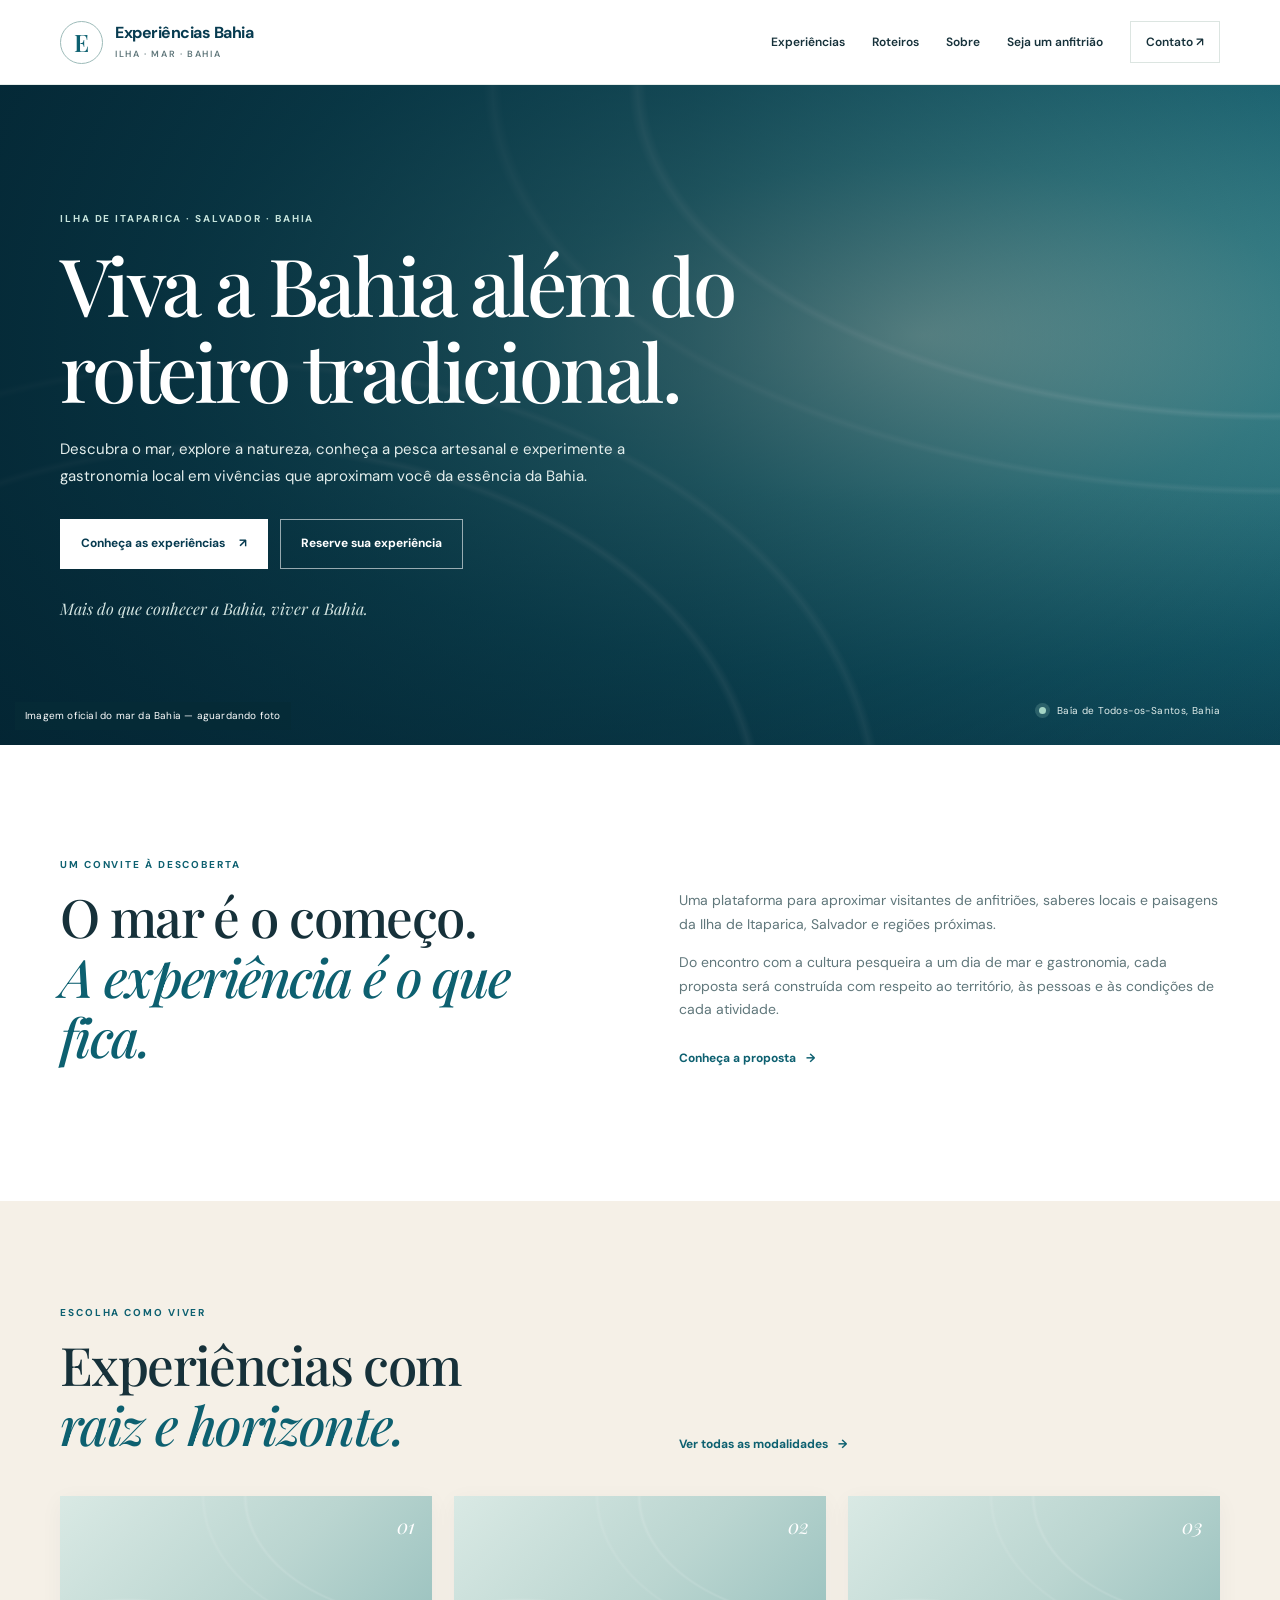
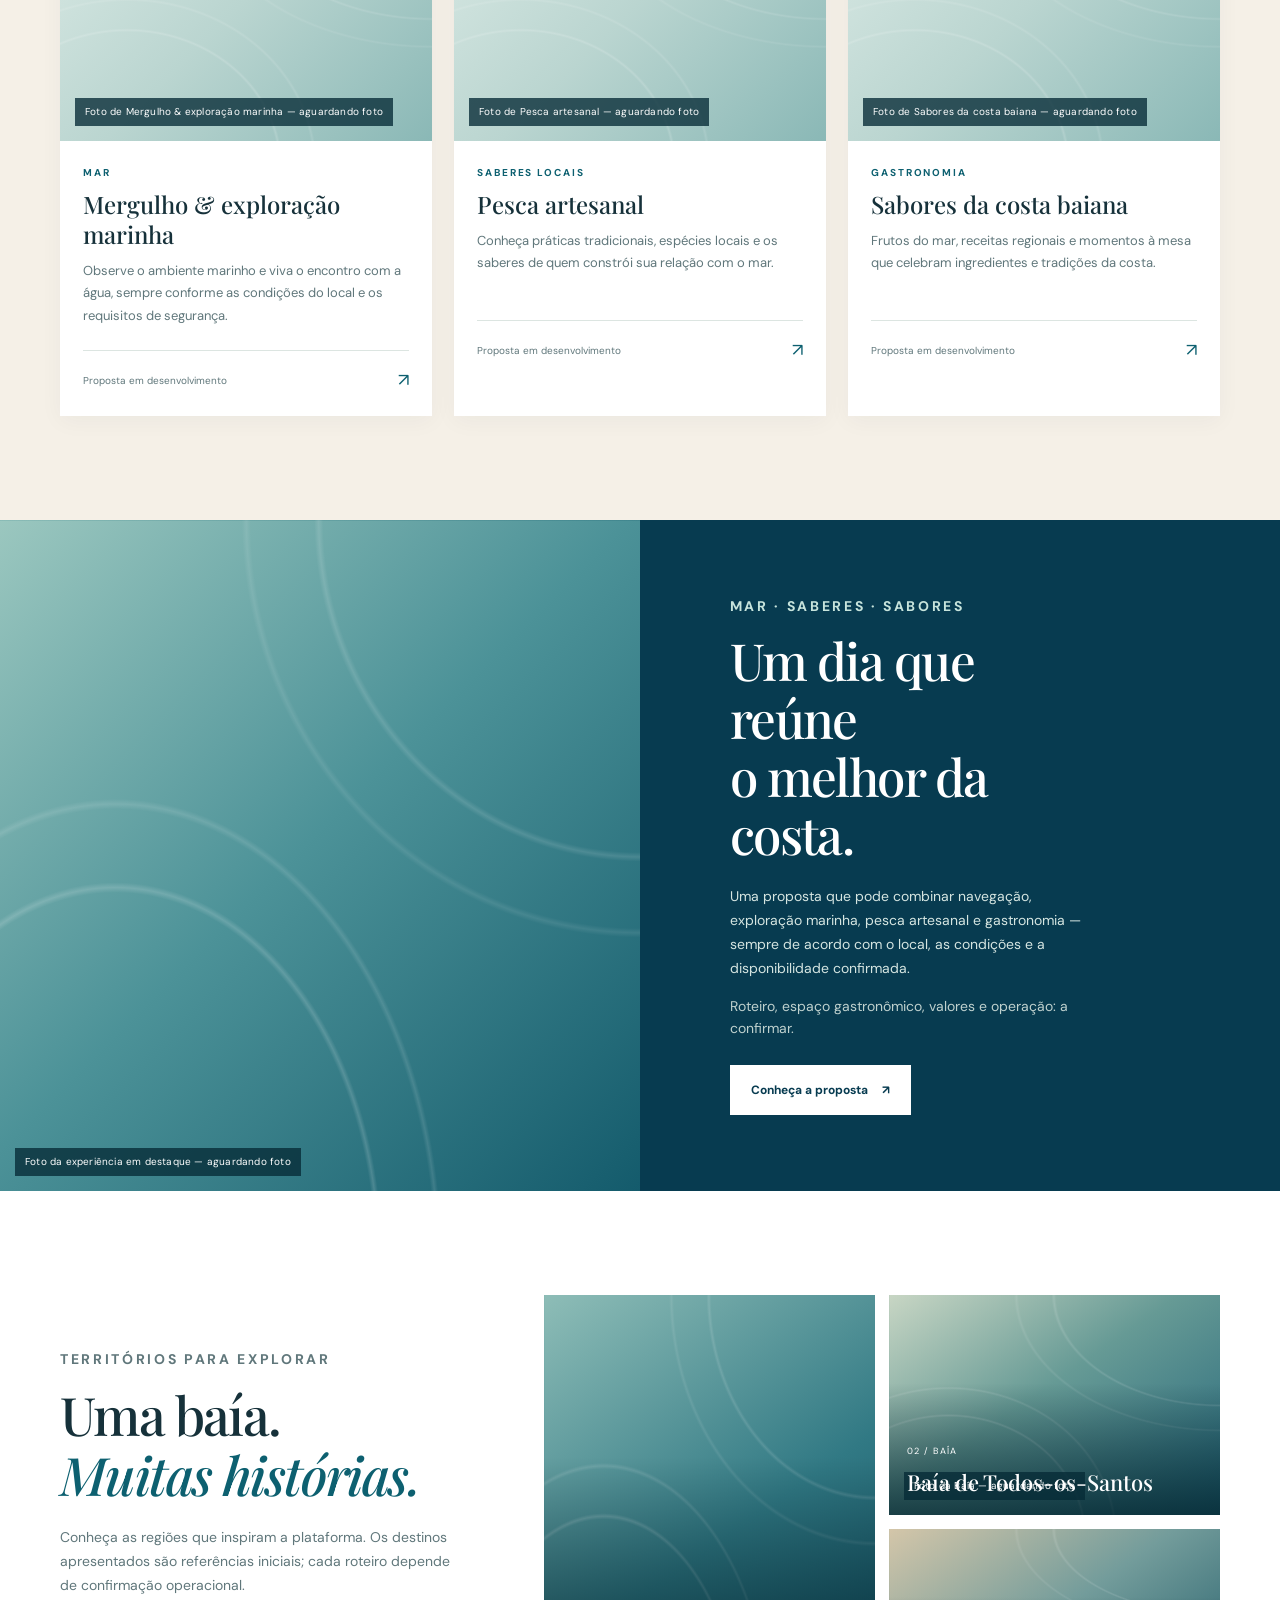
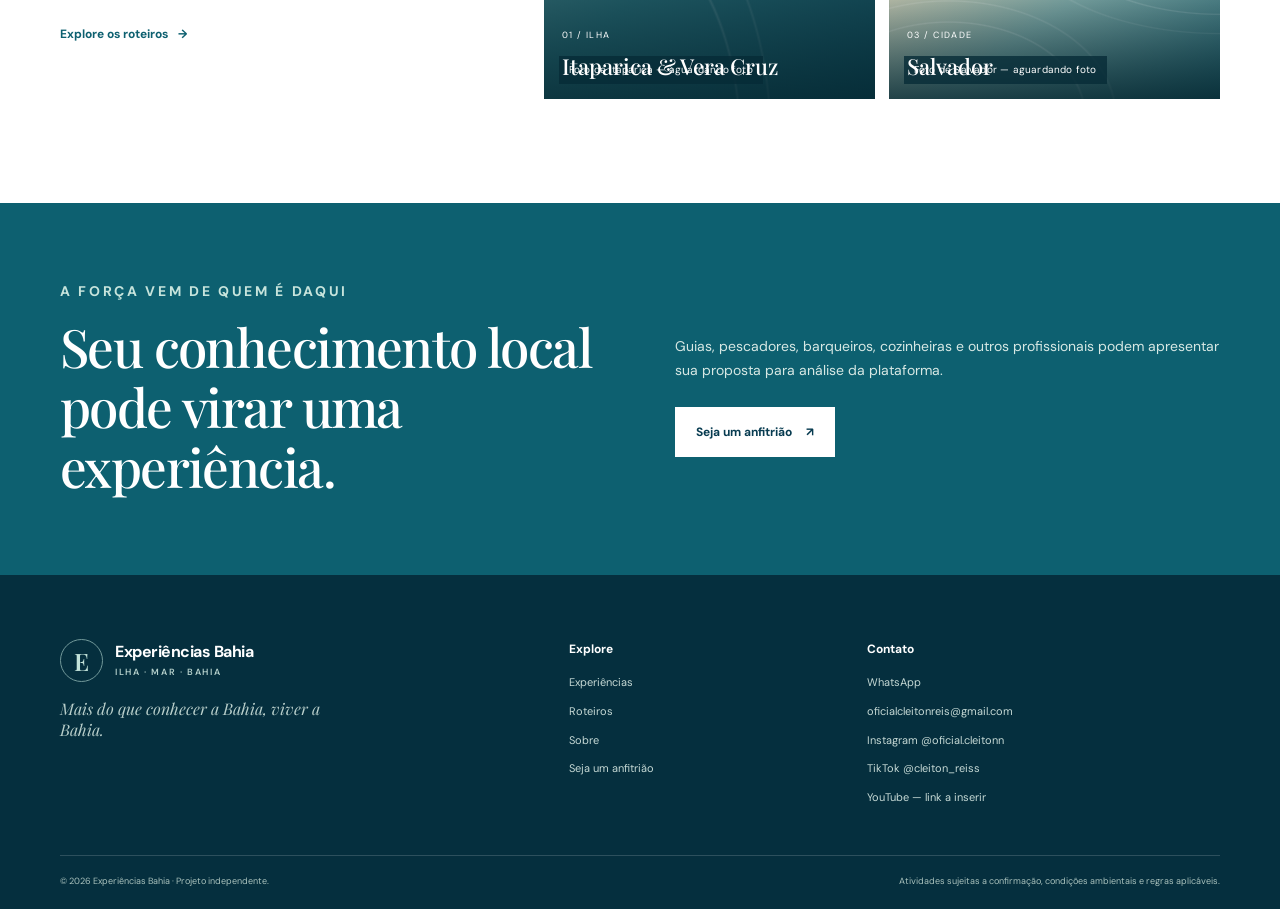
<file: index.html>
<!doctype html>
<html lang="pt-BR">
<head>
  <meta charset="utf-8">
  <meta name="viewport" content="width=device-width, initial-scale=1">
  <meta name="theme-color" content="#073b50">
  <meta name="description" content="Descubra experiências de mar, natureza, pesca artesanal e gastronomia na Ilha de Itaparica, Salvador e Baía de Todos-os-Santos.">
  <title>Experiências Bahia — Viva a Bahia além do roteiro tradicional</title>
  <link rel="preconnect" href="https://fonts.googleapis.com">
  <link rel="preconnect" href="https://fonts.gstatic.com" crossorigin>
  <link href="https://fonts.googleapis.com/css2?family=DM+Sans:wght@400;500;600;700&family=Playfair+Display:wght@500;600;700&display=swap" rel="stylesheet">
  <link rel="stylesheet" href="/assets/css/styles.css">
  <script defer src="/assets/js/content.js"></script>
  <script defer src="/assets/js/app.js"></script>
</head>
<body data-page="home">
  <a class="skip-link" href="#conteudo">Pular para o conteúdo</a>
  <div id="site-header"></div>
  <main id="conteudo">
    <section class="hero hero-home">
      <div class="hero-image image-placeholder" data-image="home" role="img" aria-label="Espaço reservado para fotografia oficial do mar da Bahia"><span class="image-note">Imagem oficial do mar da Bahia — aguardando foto</span></div>
      <div class="hero-shade"></div>
      <div class="container hero-content">
        <p class="eyebrow light">ILHA DE ITAPARICA · SALVADOR · BAHIA</p>
        <h1>Viva a Bahia além do roteiro tradicional.</h1>
        <p class="hero-lead">Descubra o mar, explore a natureza, conheça a pesca artesanal e experimente a gastronomia local em vivências que aproximam você da essência da Bahia.</p>
        <div class="button-row"><a class="button button-light" href="/experiencias/">Conheça as experiências <span aria-hidden="true">↗</span></a><a class="button button-outline-light" href="/contato/" data-whatsapp-link>Reserve sua experiência</a></div>
        <p class="hero-footnote">Mais do que conhecer a Bahia, viver a Bahia.</p>
      </div>
      <div class="hero-location"><span class="location-dot"></span> Baía de Todos-os-Santos, Bahia</div>
    </section>
    <section class="section section-intro"><div class="container intro-grid"><div><p class="eyebrow">UM CONVITE À DESCOBERTA</p><h2>O mar é o começo.<br><em>A experiência é o que fica.</em></h2></div><div class="intro-copy"><p>Uma plataforma para aproximar visitantes de anfitriões, saberes locais e paisagens da Ilha de Itaparica, Salvador e regiões próximas.</p><p>Do encontro com a cultura pesqueira a um dia de mar e gastronomia, cada proposta será construída com respeito ao território, às pessoas e às condições de cada atividade.</p><a class="text-link" href="/sobre/">Conheça a proposta <span aria-hidden="true">→</span></a></div></div></section>
    <section class="section section-sand"><div class="container"><div class="section-heading"><div><p class="eyebrow">ESCOLHA COMO VIVER</p><h2>Experiências com<br><em>raiz e horizonte.</em></h2></div><a class="text-link" href="/experiencias/">Ver todas as modalidades <span aria-hidden="true">→</span></a></div><div class="card-grid" id="home-experiences"></div></div></section>
    <section class="feature-section"><div class="feature-photo image-placeholder" data-image="featured" role="img" aria-label="Espaço reservado para fotografia oficial de uma experiência"><span class="image-note">Foto da experiência em destaque — aguardando foto</span></div><div class="feature-copy"><p class="eyebrow light">MAR · SABERES · SABORES</p><h2>Um dia que reúne<br>o melhor da costa.</h2><p>Uma proposta que pode combinar navegação, exploração marinha, pesca artesanal e gastronomia — sempre de acordo com o local, as condições e a disponibilidade confirmada.</p><p class="small-note">Roteiro, espaço gastronômico, valores e operação: a confirmar.</p><a class="button button-light" href="/experiencia/?slug=mar-pesca-gastronomia">Conheça a proposta <span aria-hidden="true">↗</span></a></div></section>
    <section class="section"><div class="container routes-preview"><div class="routes-copy"><p class="eyebrow">TERRITÓRIOS PARA EXPLORAR</p><h2>Uma baía.<br><em>Muitas histórias.</em></h2><p>Conheça as regiões que inspiram a plataforma. Os destinos apresentados são referências iniciais; cada roteiro depende de confirmação operacional.</p><a class="text-link" href="/roteiros/">Explore os roteiros <span aria-hidden="true">→</span></a></div><div class="route-mosaic"><article class="route-tile image-placeholder" data-image="itaparica"><span class="image-note">Foto de Itaparica — aguardando foto</span><div><span>01 / ILHA</span><h3>Itaparica & Vera Cruz</h3></div></article><article class="route-tile route-tile-small image-placeholder" data-image="baia"><span class="image-note">Foto da Baía — aguardando foto</span><div><span>02 / BAÍA</span><h3>Baía de Todos-os-Santos</h3></div></article><article class="route-tile route-tile-small image-placeholder" data-image="salvador"><span class="image-note">Foto de Salvador — aguardando foto</span><div><span>03 / CIDADE</span><h3>Salvador</h3></div></article></div></div></section>
    <section class="host-cta"><div class="container host-cta-inner"><div><p class="eyebrow light">A FORÇA VEM DE QUEM É DAQUI</p><h2>Seu conhecimento local<br>pode virar uma experiência.</h2></div><div><p>Guias, pescadores, barqueiros, cozinheiras e outros profissionais podem apresentar sua proposta para análise da plataforma.</p><a class="button button-light" href="/anfitrioes/">Seja um anfitrião <span aria-hidden="true">↗</span></a></div></div></section>
  </main>
  <div id="site-footer"></div>
</body>
</html>
</file>
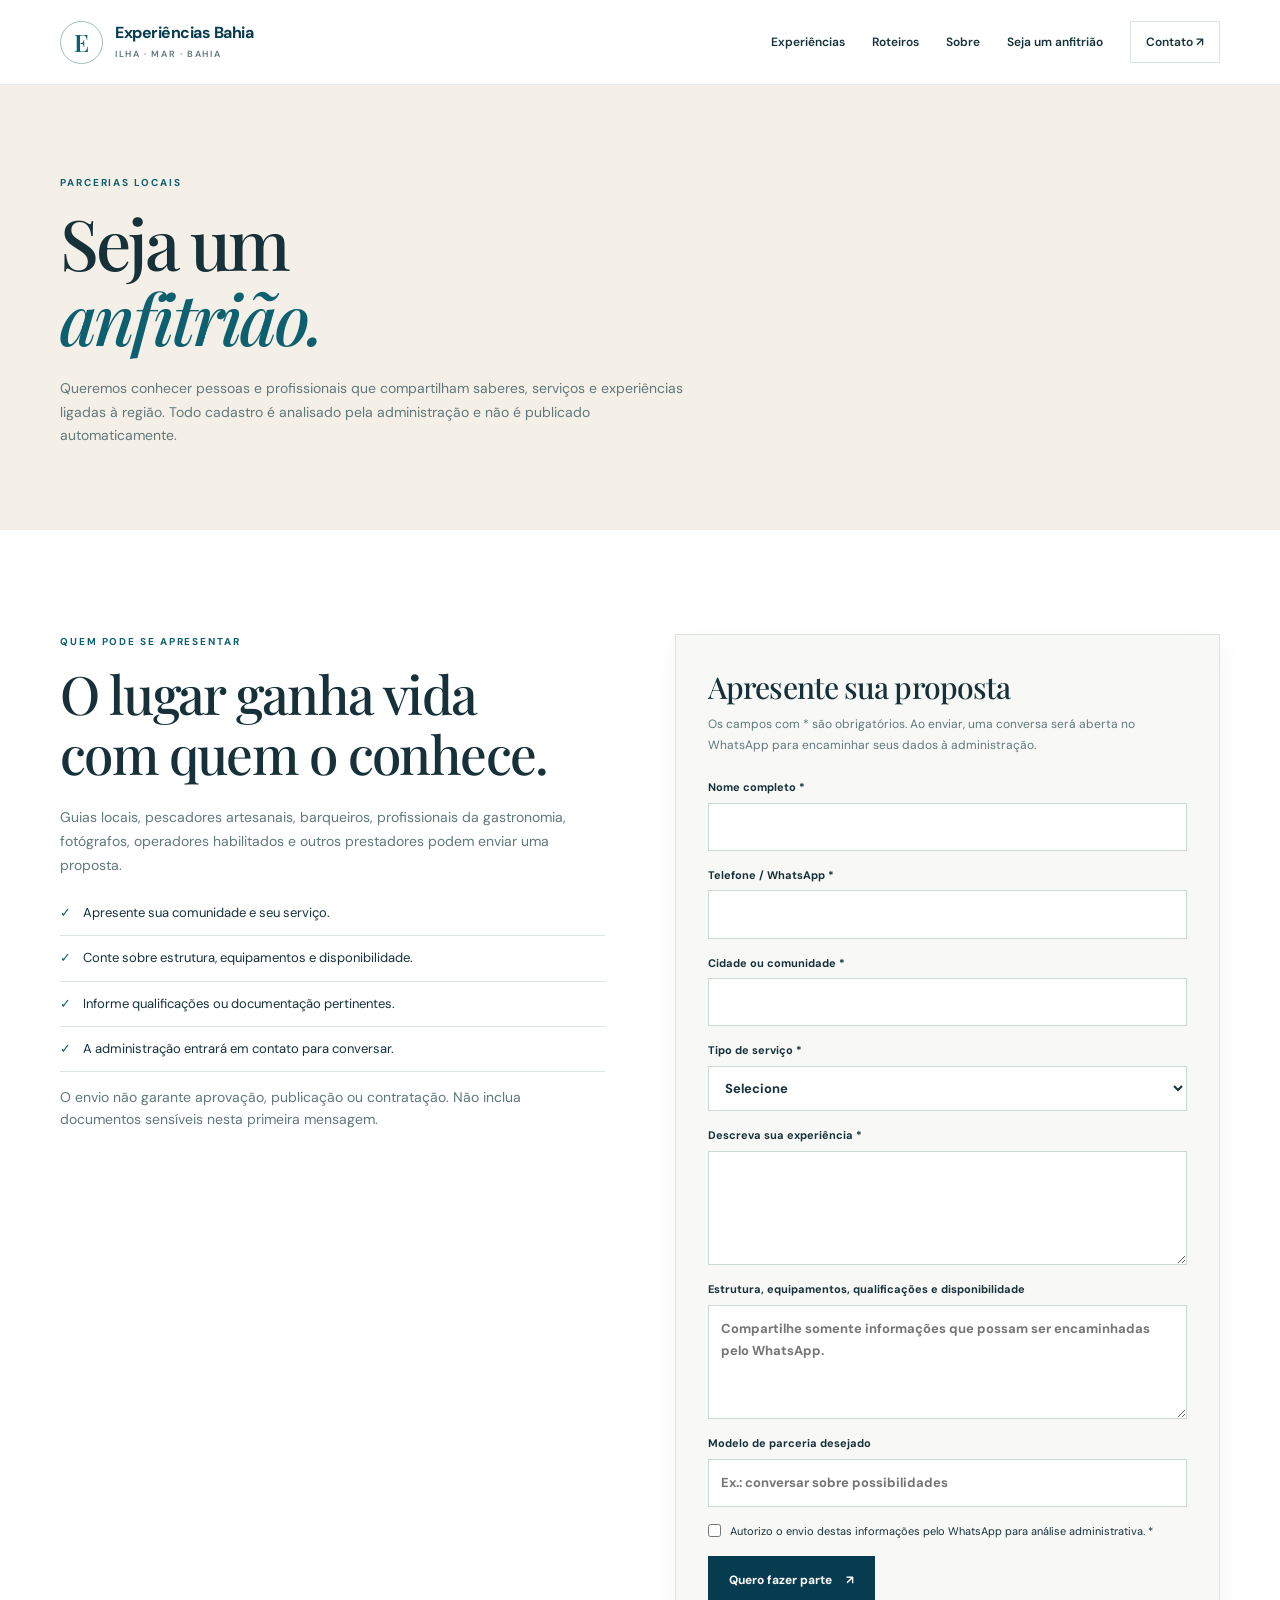
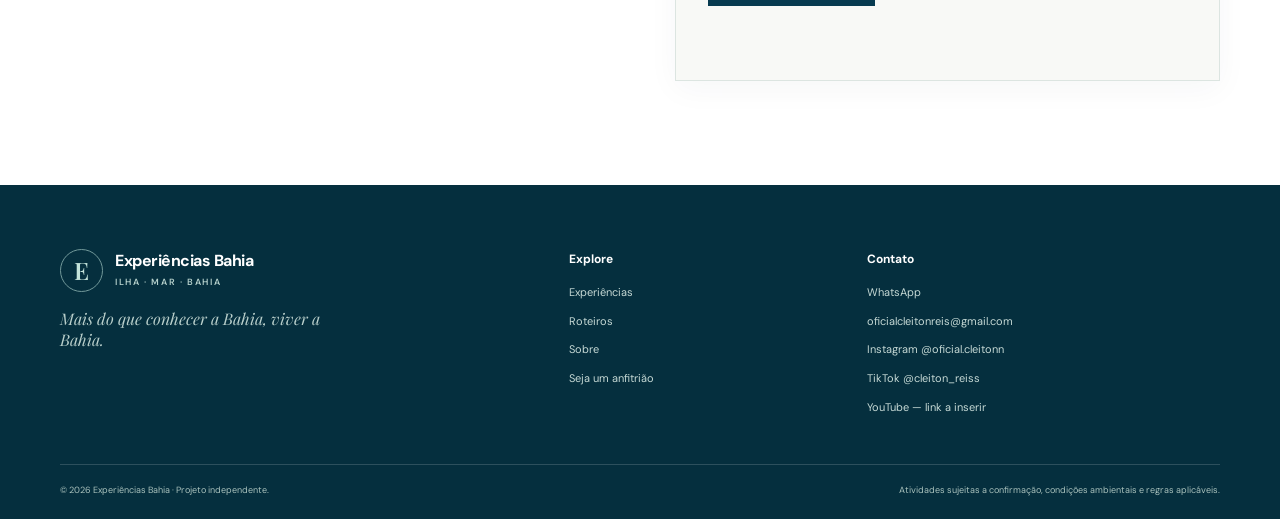
<file: anfitrioes/index.html>
<!doctype html><html lang="pt-BR"><head><meta charset="utf-8"><meta name="viewport" content="width=device-width, initial-scale=1"><meta name="description" content="Apresente seu trabalho e sua experiência para fazer parte da plataforma."><title>Seja um anfitrião | Experiências Bahia</title><link rel="preconnect" href="https://fonts.googleapis.com"><link rel="preconnect" href="https://fonts.gstatic.com" crossorigin><link href="https://fonts.googleapis.com/css2?family=DM+Sans:wght@400;500;600;700&family=Playfair+Display:wght@500;600;700&display=swap" rel="stylesheet"><link rel="stylesheet" href="/assets/css/styles.css"><script defer src="/assets/js/content.js"></script><script defer src="/assets/js/app.js"></script></head><body data-page="hosts"><a class="skip-link" href="#conteudo">Pular para o conteúdo</a><div id="site-header"></div><main id="conteudo"><section class="page-hero"><div class="container"><p class="eyebrow">PARCERIAS LOCAIS</p><h1>Seja um<br><em>anfitrião.</em></h1><p>Queremos conhecer pessoas e profissionais que compartilham saberes, serviços e experiências ligadas à região. Todo cadastro é analisado pela administração e não é publicado automaticamente.</p></div></section><section class="section"><div class="container host-layout"><div class="host-info"><p class="eyebrow">QUEM PODE SE APRESENTAR</p><h2>O lugar ganha vida<br>com quem o conhece.</h2><p>Guias locais, pescadores artesanais, barqueiros, profissionais da gastronomia, fotógrafos, operadores habilitados e outros prestadores podem enviar uma proposta.</p><ul class="check-list"><li>Apresente sua comunidade e seu serviço.</li><li>Conte sobre estrutura, equipamentos e disponibilidade.</li><li>Informe qualificações ou documentação pertinentes.</li><li>A administração entrará em contato para conversar.</li></ul><p class="small-note">O envio não garante aprovação, publicação ou contratação. Não inclua documentos sensíveis nesta primeira mensagem.</p></div><form class="form-card" id="host-form"><h2>Apresente sua proposta</h2><p class="form-intro">Os campos com * são obrigatórios. Ao enviar, uma conversa será aberta no WhatsApp para encaminhar seus dados à administração.</p><label>Nome completo *<input name="name" autocomplete="name" required maxlength="100"></label><label>Telefone / WhatsApp *<input name="phone" type="tel" autocomplete="tel" required maxlength="30"></label><label>Cidade ou comunidade *<input name="community" required maxlength="100"></label><label>Tipo de serviço *<select name="service" required><option value="">Selecione</option><option>Guia local</option><option>Pesca artesanal</option><option>Barco / condução de passeio</option><option>Gastronomia</option><option>Fotografia</option><option>Atividade náutica habilitada</option><option>Espaço gastronômico</option><option>Outro serviço turístico</option></select></label><label>Descreva sua experiência *<textarea name="description" rows="4" required maxlength="1000"></textarea></label><label>Estrutura, equipamentos, qualificações e disponibilidade<textarea name="details" rows="4" maxlength="1000" placeholder="Compartilhe somente informações que possam ser encaminhadas pelo WhatsApp."></textarea></label><label>Modelo de parceria desejado<input name="partnership" maxlength="200" placeholder="Ex.: conversar sobre possibilidades"></label><label class="consent"><input type="checkbox" required> Autorizo o envio destas informações pelo WhatsApp para análise administrativa. *</label><button class="button button-dark" type="submit">Quero fazer parte <span aria-hidden="true">↗</span></button><p class="form-status" aria-live="polite"></p></form></div></section></main><div id="site-footer"></div></body></html>
</file>
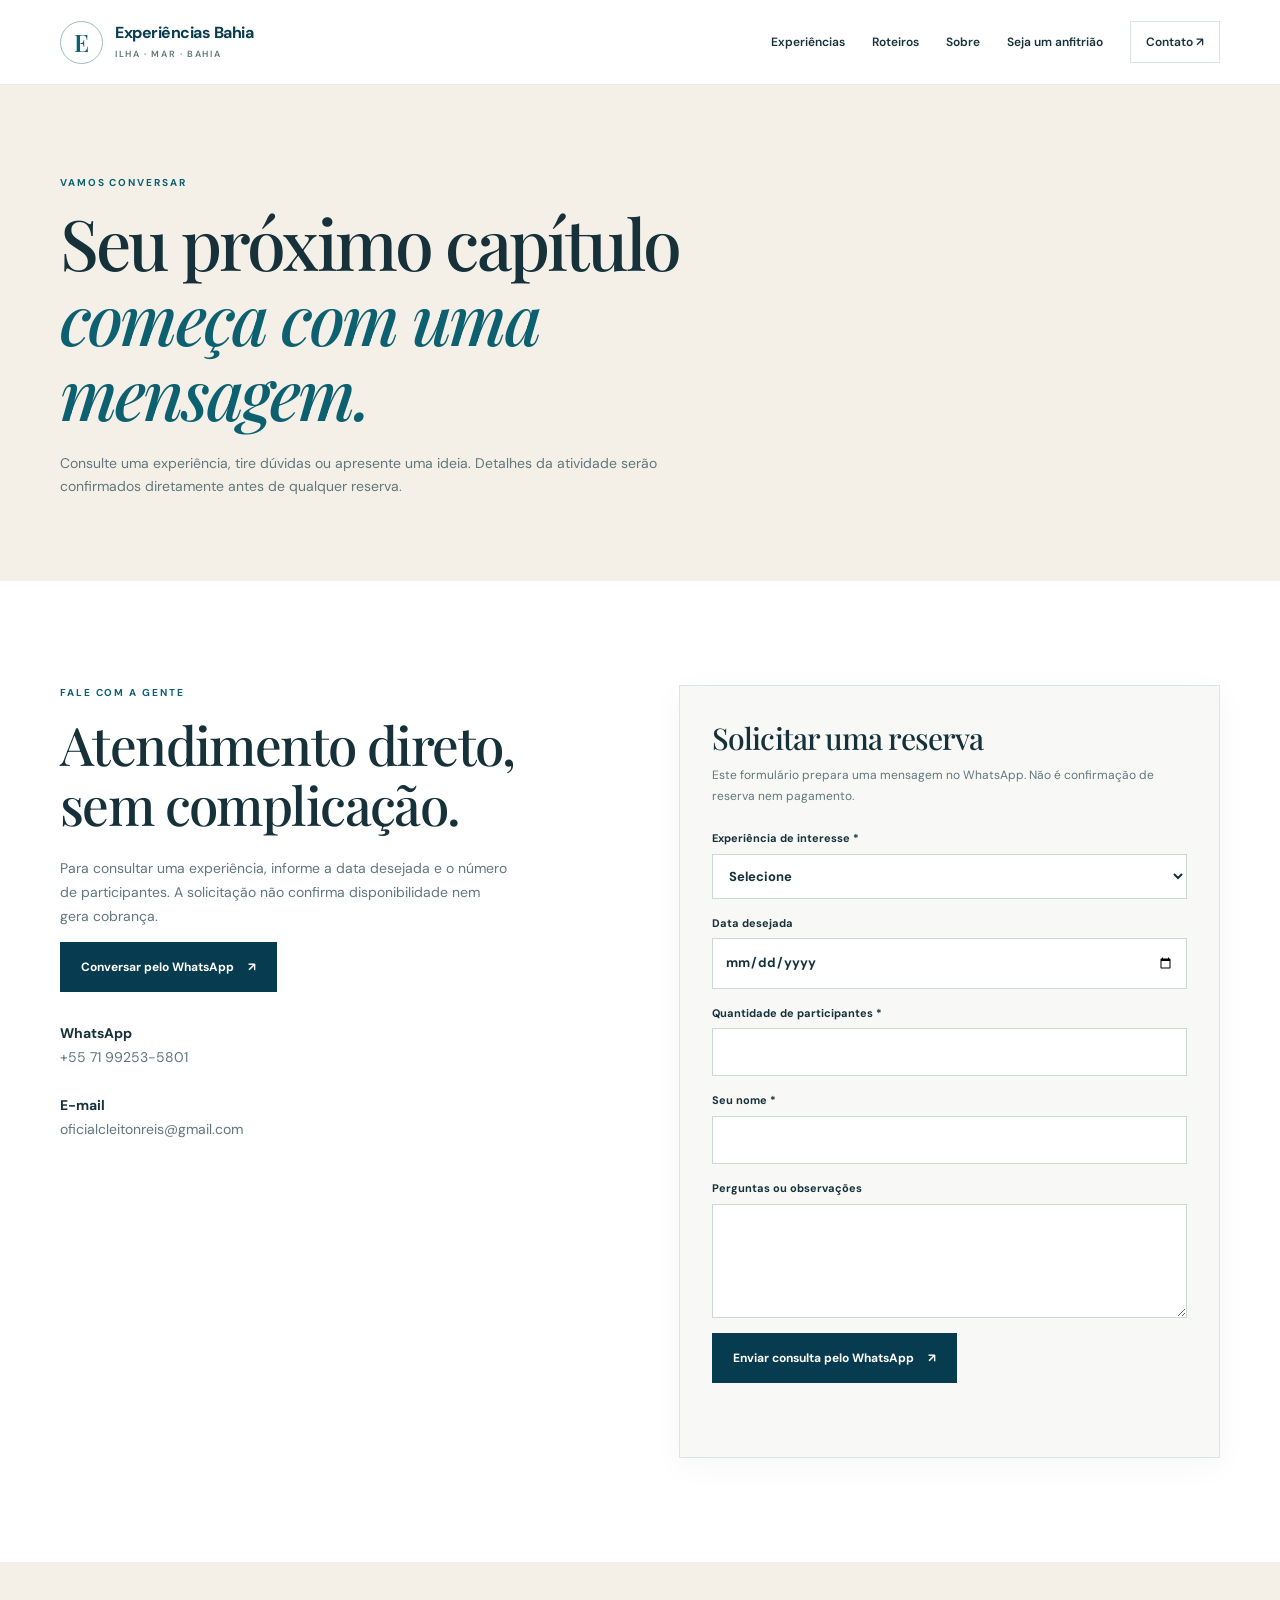
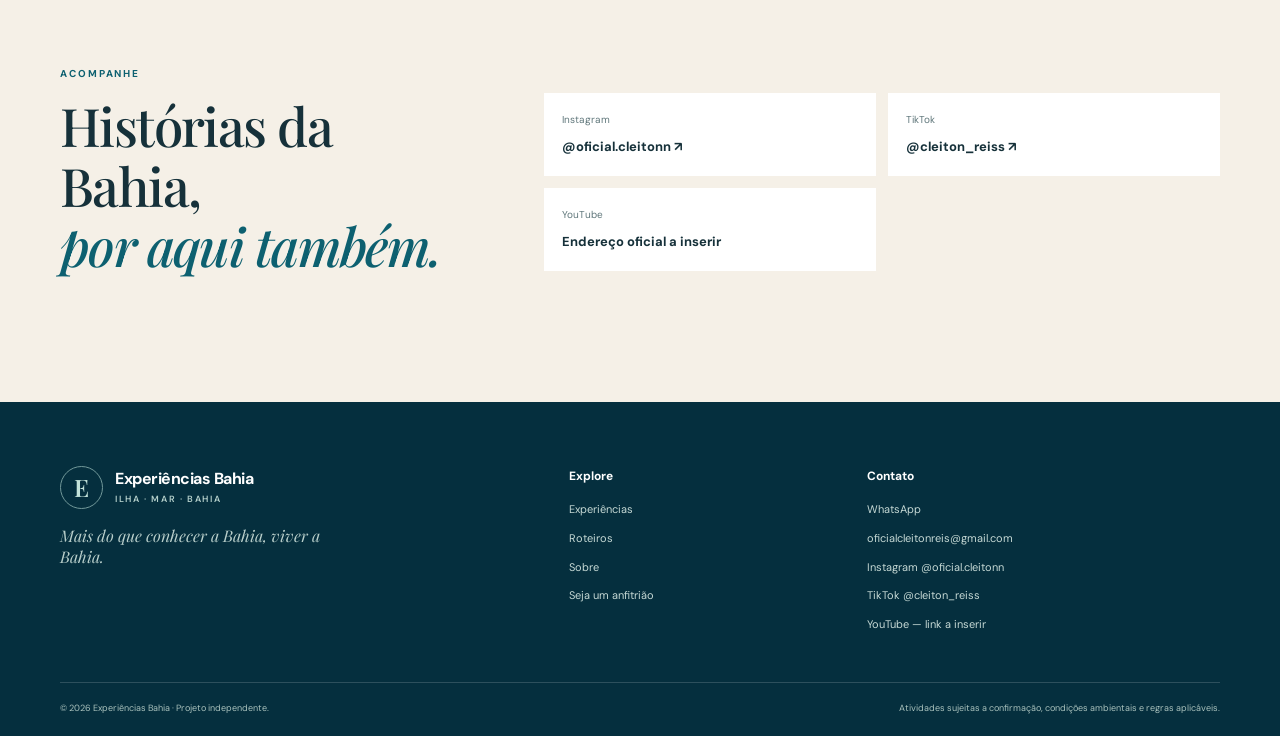
<file: contato/index.html>
<!doctype html><html lang="pt-BR"><head><meta charset="utf-8"><meta name="viewport" content="width=device-width, initial-scale=1"><meta name="description" content="Fale com a equipe da Experiências Bahia e solicite informações sobre as atividades."><title>Contato | Experiências Bahia</title><link rel="preconnect" href="https://fonts.googleapis.com"><link rel="preconnect" href="https://fonts.gstatic.com" crossorigin><link href="https://fonts.googleapis.com/css2?family=DM+Sans:wght@400;500;600;700&family=Playfair+Display:wght@500;600;700&display=swap" rel="stylesheet"><link rel="stylesheet" href="/assets/css/styles.css"><script defer src="/assets/js/content.js"></script><script defer src="/assets/js/app.js"></script></head><body data-page="contact"><a class="skip-link" href="#conteudo">Pular para o conteúdo</a><div id="site-header"></div><main id="conteudo"><section class="page-hero"><div class="container"><p class="eyebrow">VAMOS CONVERSAR</p><h1>Seu próximo capítulo<br><em>começa com uma mensagem.</em></h1><p>Consulte uma experiência, tire dúvidas ou apresente uma ideia. Detalhes da atividade serão confirmados diretamente antes de qualquer reserva.</p></div></section><section class="section"><div class="container contact-grid"><div><p class="eyebrow">FALE COM A GENTE</p><h2>Atendimento direto,<br>sem complicação.</h2><p>Para consultar uma experiência, informe a data desejada e o número de participantes. A solicitação não confirma disponibilidade nem gera cobrança.</p><a class="button button-dark" href="#" data-whatsapp-link>Conversar pelo WhatsApp <span aria-hidden="true">↗</span></a><p class="contact-details"><strong>WhatsApp</strong><br><span data-contact="phone"></span><br><br><strong>E-mail</strong><br><a data-contact="email"></a></p></div><form class="form-card" id="booking-form"><h2>Solicitar uma reserva</h2><p class="form-intro">Este formulário prepara uma mensagem no WhatsApp. Não é confirmação de reserva nem pagamento.</p><label>Experiência de interesse *<select name="experience" id="booking-experience" required><option value="">Selecione</option></select></label><label>Data desejada<input name="date" type="date"></label><label>Quantidade de participantes *<input name="people" type="number" min="1" max="100" required></label><label>Seu nome *<input name="name" autocomplete="name" required maxlength="100"></label><label>Perguntas ou observações<textarea name="notes" rows="4" maxlength="1000"></textarea></label><button class="button button-dark" type="submit">Enviar consulta pelo WhatsApp <span aria-hidden="true">↗</span></button><p class="form-status" aria-live="polite"></p></form></div></section><section class="section section-sand"><div class="container social-section"><div><p class="eyebrow">ACOMPANHE</p><h2>Histórias da Bahia,<br><em>por aqui também.</em></h2></div><div id="social-links" class="social-links"></div></div></section></main><div id="site-footer"></div></body></html>
</file>
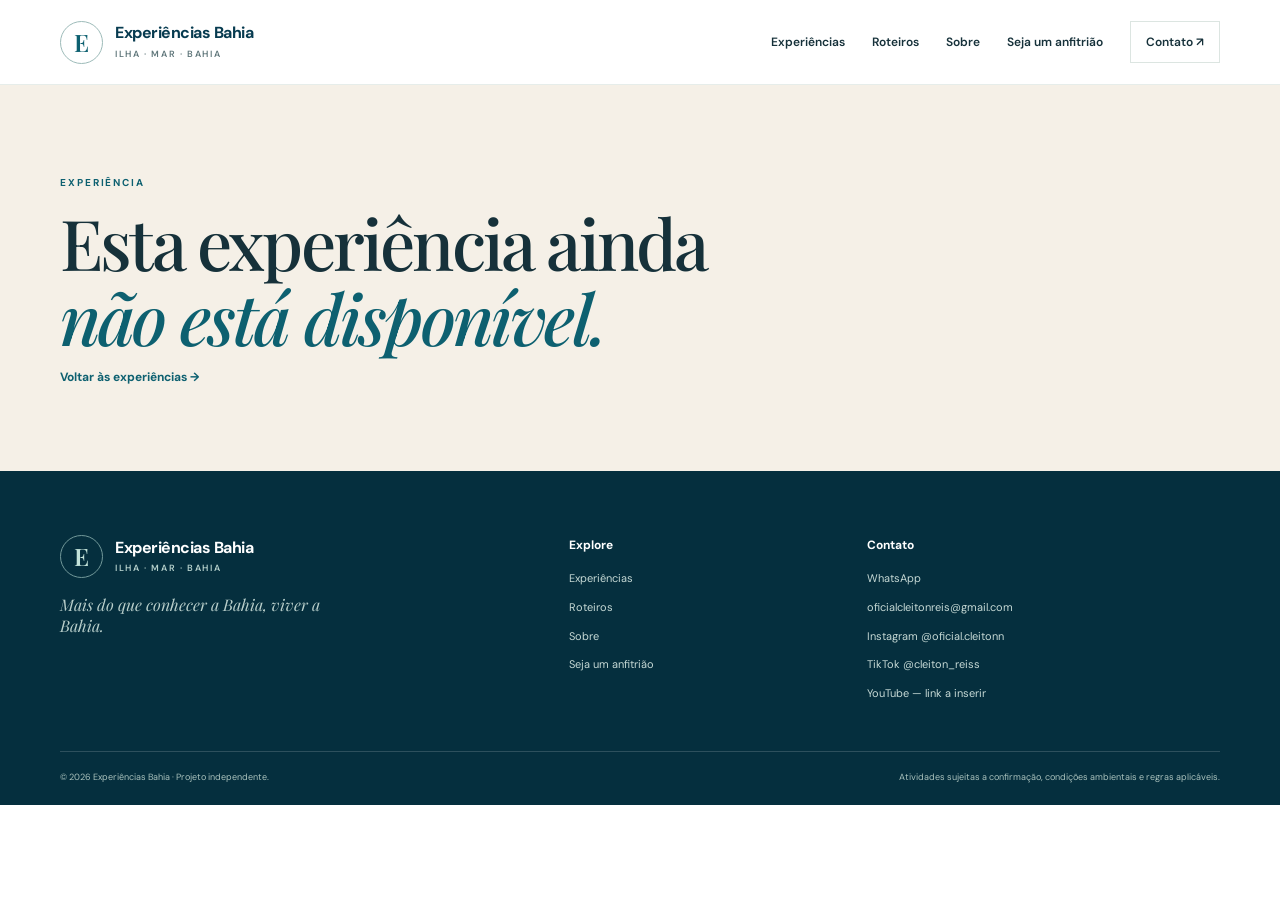
<file: experiencia/index.html>
<!doctype html><html lang="pt-BR"><head><meta charset="utf-8"><meta name="viewport" content="width=device-width, initial-scale=1"><meta name="description" content="Detalhes de uma experiência turística na Bahia."><title>Experiência | Experiências Bahia</title><link rel="preconnect" href="https://fonts.googleapis.com"><link rel="preconnect" href="https://fonts.gstatic.com" crossorigin><link href="https://fonts.googleapis.com/css2?family=DM+Sans:wght@400;500;600;700&family=Playfair+Display:wght@500;600;700&display=swap" rel="stylesheet"><link rel="stylesheet" href="/assets/css/styles.css"><script defer src="/assets/js/content.js"></script><script defer src="/assets/js/app.js"></script></head><body data-page="experience"><a class="skip-link" href="#conteudo">Pular para o conteúdo</a><div id="site-header"></div><main id="conteudo"><div id="experience-detail"></div></main><div id="site-footer"></div></body></html>
</file>
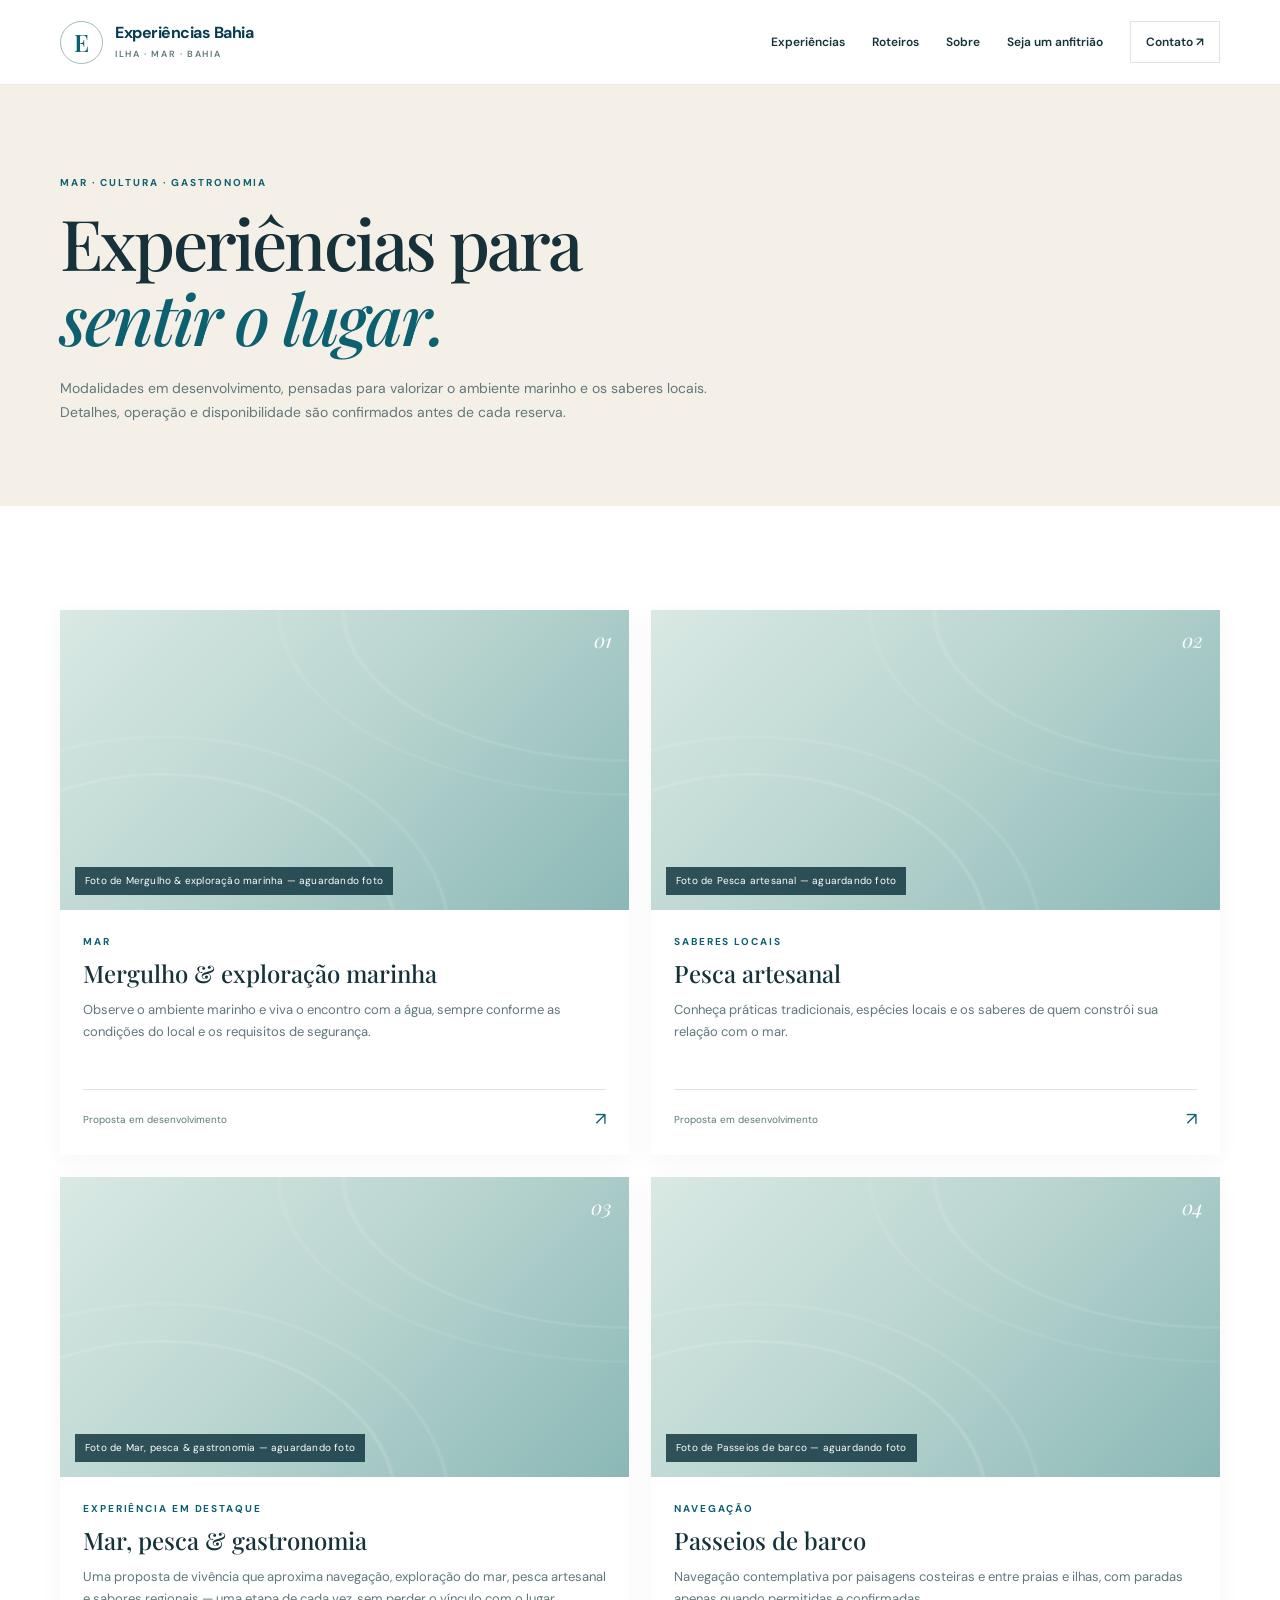
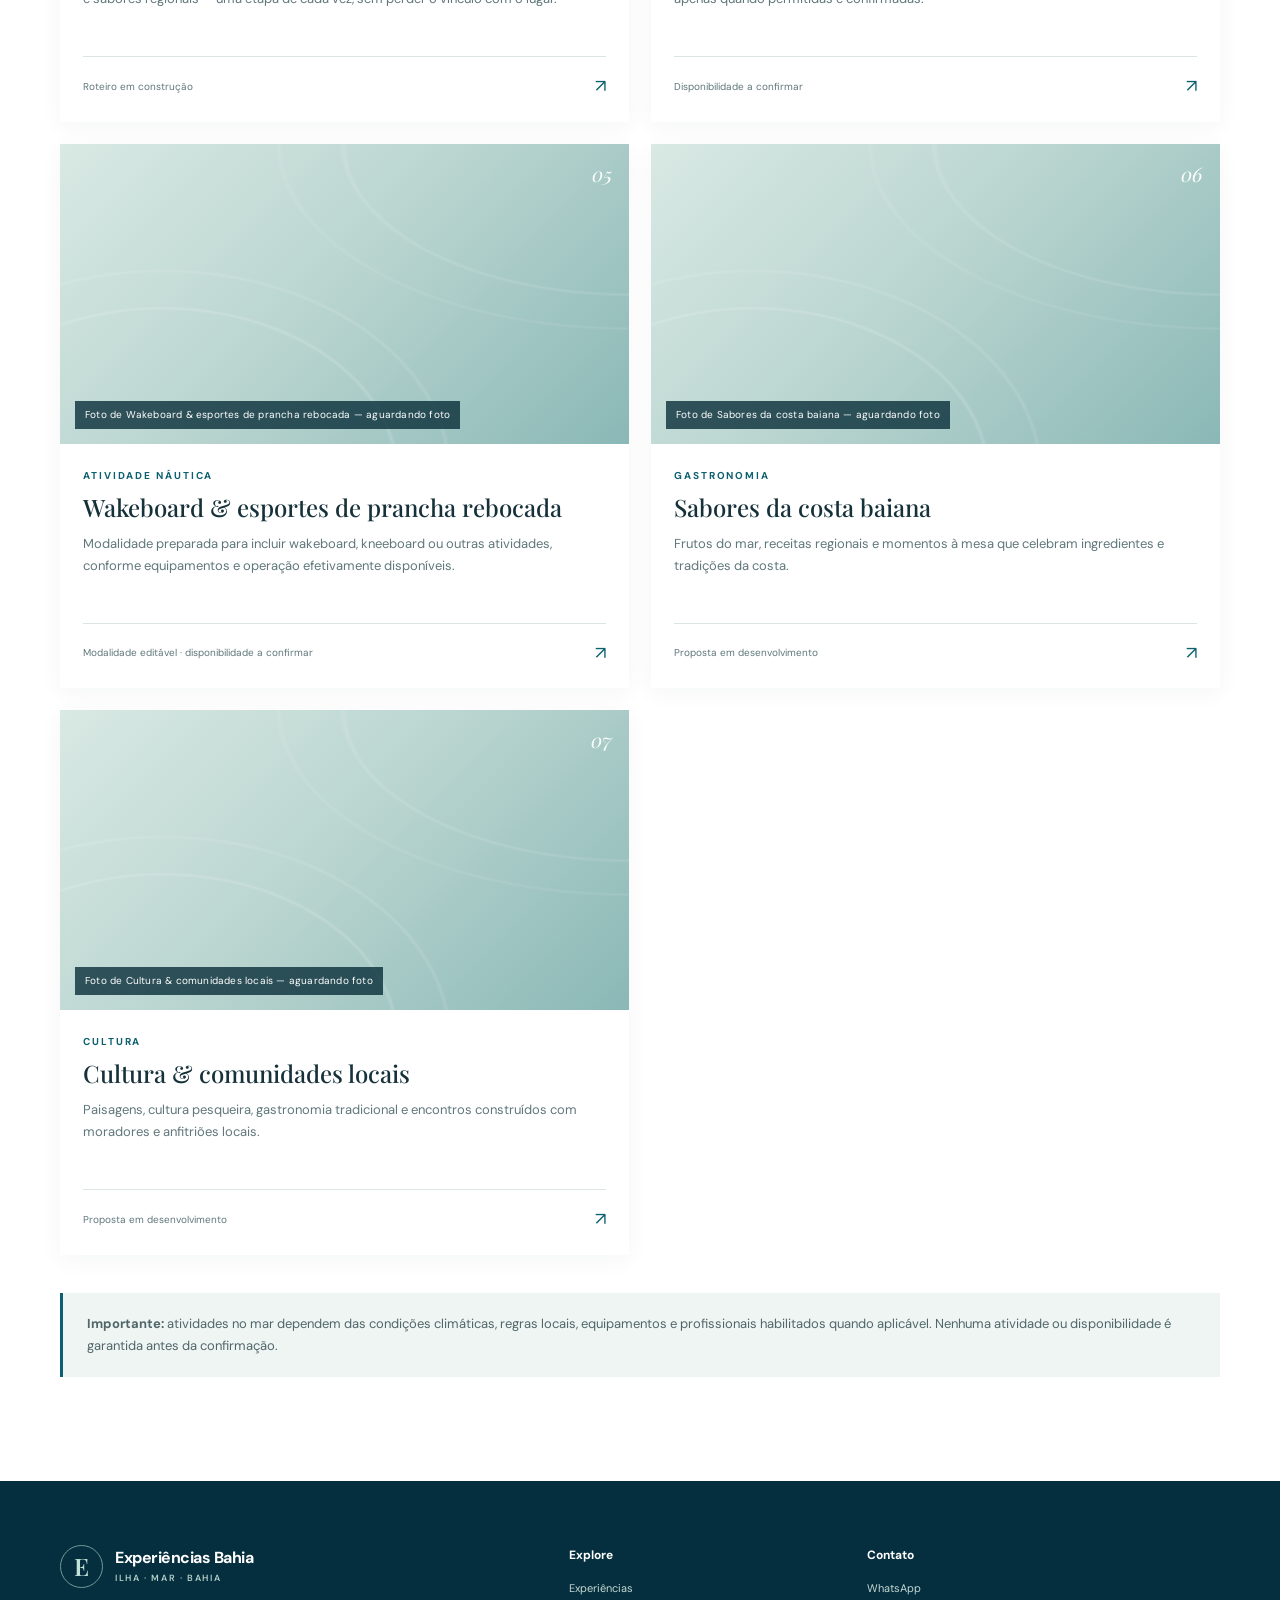
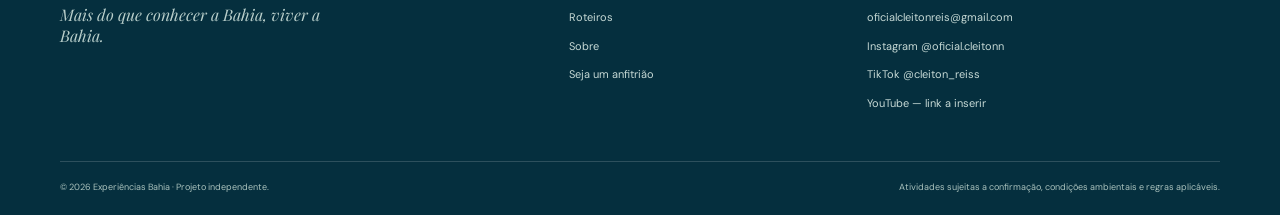
<file: experiencias/index.html>
<!doctype html><html lang="pt-BR"><head><meta charset="utf-8"><meta name="viewport" content="width=device-width, initial-scale=1"><meta name="description" content="Conheça as modalidades de experiências turísticas na Bahia."><title>Experiências | Experiências Bahia</title><link rel="preconnect" href="https://fonts.googleapis.com"><link rel="preconnect" href="https://fonts.gstatic.com" crossorigin><link href="https://fonts.googleapis.com/css2?family=DM+Sans:wght@400;500;600;700&family=Playfair+Display:wght@500;600;700&display=swap" rel="stylesheet"><link rel="stylesheet" href="/assets/css/styles.css"><script defer src="/assets/js/content.js"></script><script defer src="/assets/js/app.js"></script></head><body data-page="experiences"><a class="skip-link" href="#conteudo">Pular para o conteúdo</a><div id="site-header"></div><main id="conteudo"><section class="page-hero"><div class="container"><p class="eyebrow">MAR · CULTURA · GASTRONOMIA</p><h1>Experiências para<br><em>sentir o lugar.</em></h1><p>Modalidades em desenvolvimento, pensadas para valorizar o ambiente marinho e os saberes locais. Detalhes, operação e disponibilidade são confirmados antes de cada reserva.</p></div></section><section class="section"><div class="container"><div class="card-grid card-grid-large" id="all-experiences"></div><div class="notice"><strong>Importante:</strong> atividades no mar dependem das condições climáticas, regras locais, equipamentos e profissionais habilitados quando aplicável. Nenhuma atividade ou disponibilidade é garantida antes da confirmação.</div></div></section></main><div id="site-footer"></div></body></html>
</file>
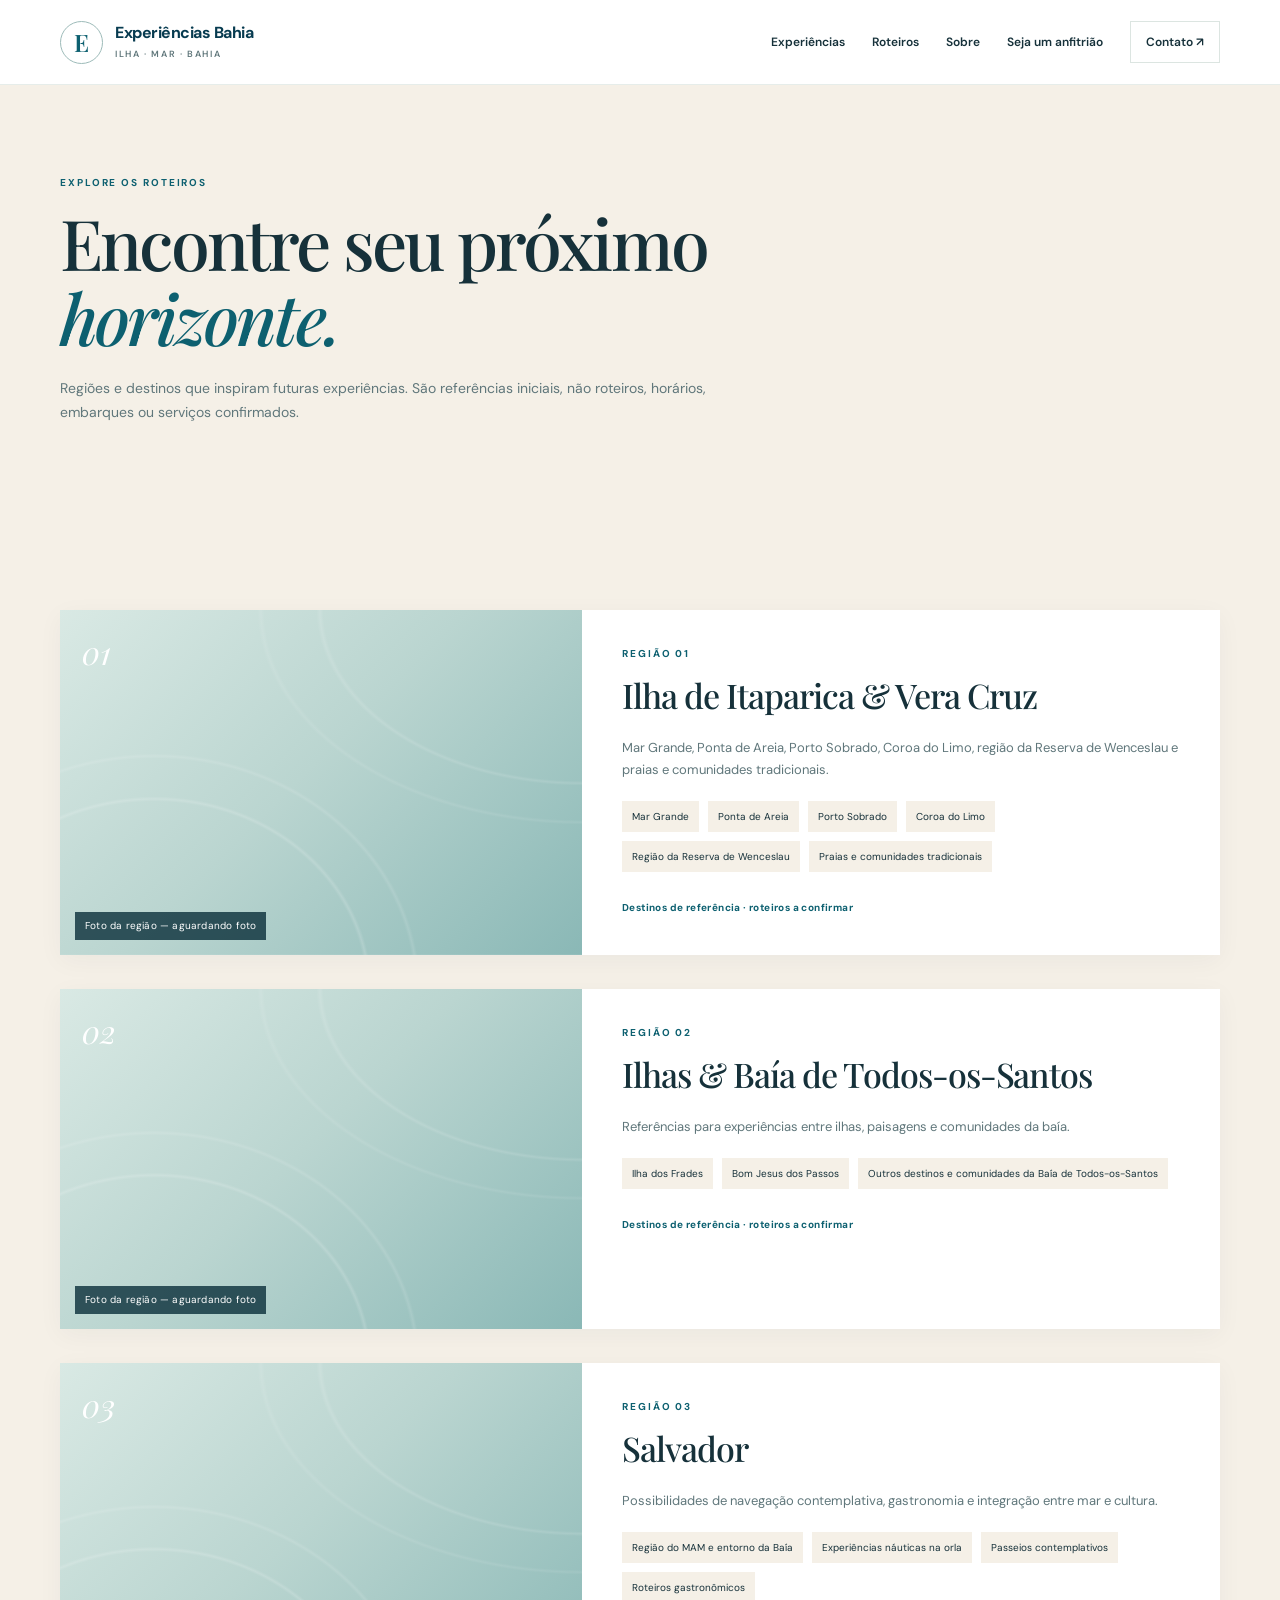
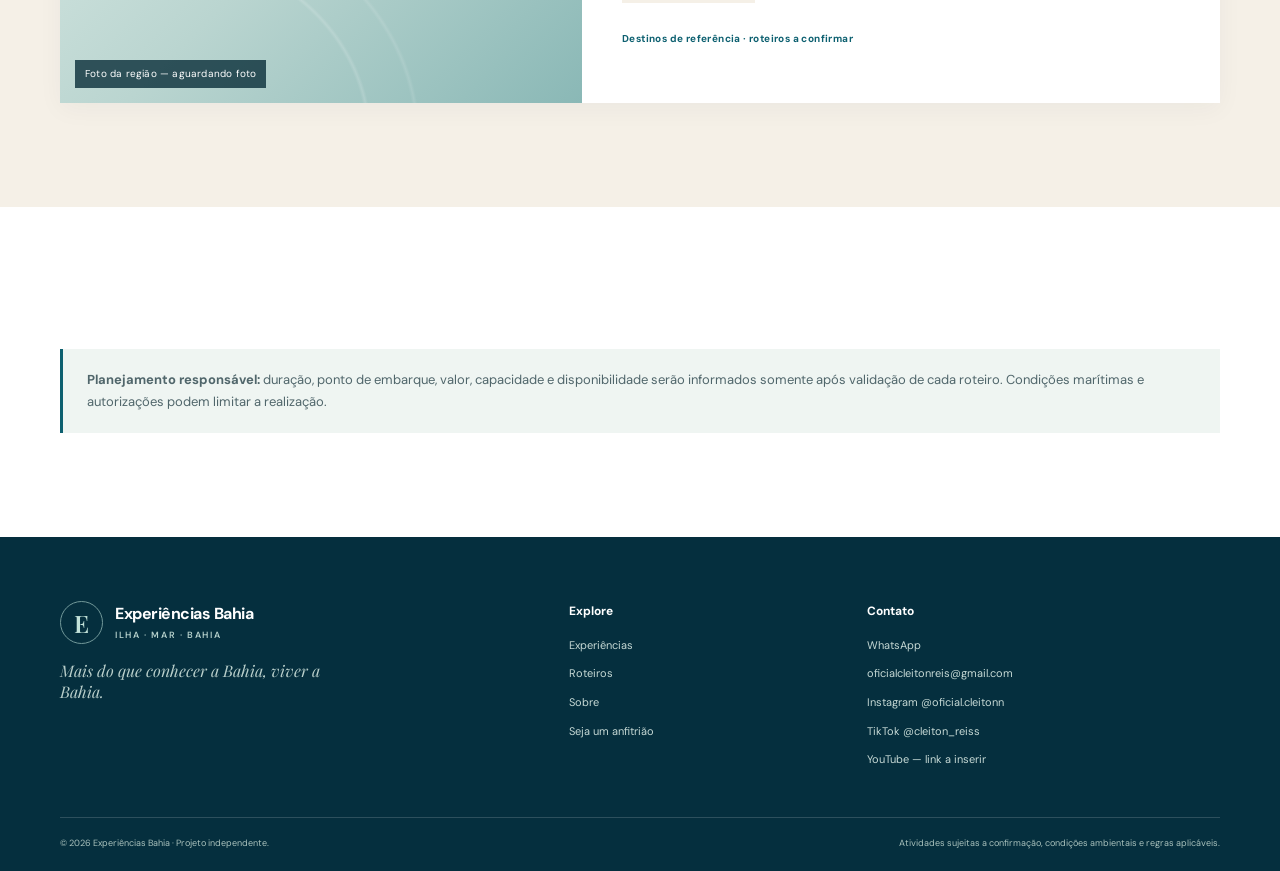
<file: roteiros/index.html>
<!doctype html><html lang="pt-BR"><head><meta charset="utf-8"><meta name="viewport" content="width=device-width, initial-scale=1"><meta name="description" content="Explore destinos de referência em Itaparica, Vera Cruz, Salvador e Baía de Todos-os-Santos."><title>Explore os roteiros | Experiências Bahia</title><link rel="preconnect" href="https://fonts.googleapis.com"><link rel="preconnect" href="https://fonts.gstatic.com" crossorigin><link href="https://fonts.googleapis.com/css2?family=DM+Sans:wght@400;500;600;700&family=Playfair+Display:wght@500;600;700&display=swap" rel="stylesheet"><link rel="stylesheet" href="/assets/css/styles.css"><script defer src="/assets/js/content.js"></script><script defer src="/assets/js/app.js"></script></head><body data-page="routes"><a class="skip-link" href="#conteudo">Pular para o conteúdo</a><div id="site-header"></div><main id="conteudo"><section class="page-hero"><div class="container"><p class="eyebrow">EXPLORE OS ROTEIROS</p><h1>Encontre seu próximo<br><em>horizonte.</em></h1><p>Regiões e destinos que inspiram futuras experiências. São referências iniciais, não roteiros, horários, embarques ou serviços confirmados.</p></div></section><section class="section section-sand"><div class="container route-list" id="routes-list"></div></section><section class="section"><div class="container"><div class="notice"><strong>Planejamento responsável:</strong> duração, ponto de embarque, valor, capacidade e disponibilidade serão informados somente após validação de cada roteiro. Condições marítimas e autorizações podem limitar a realização.</div></div></section></main><div id="site-footer"></div></body></html>
</file>
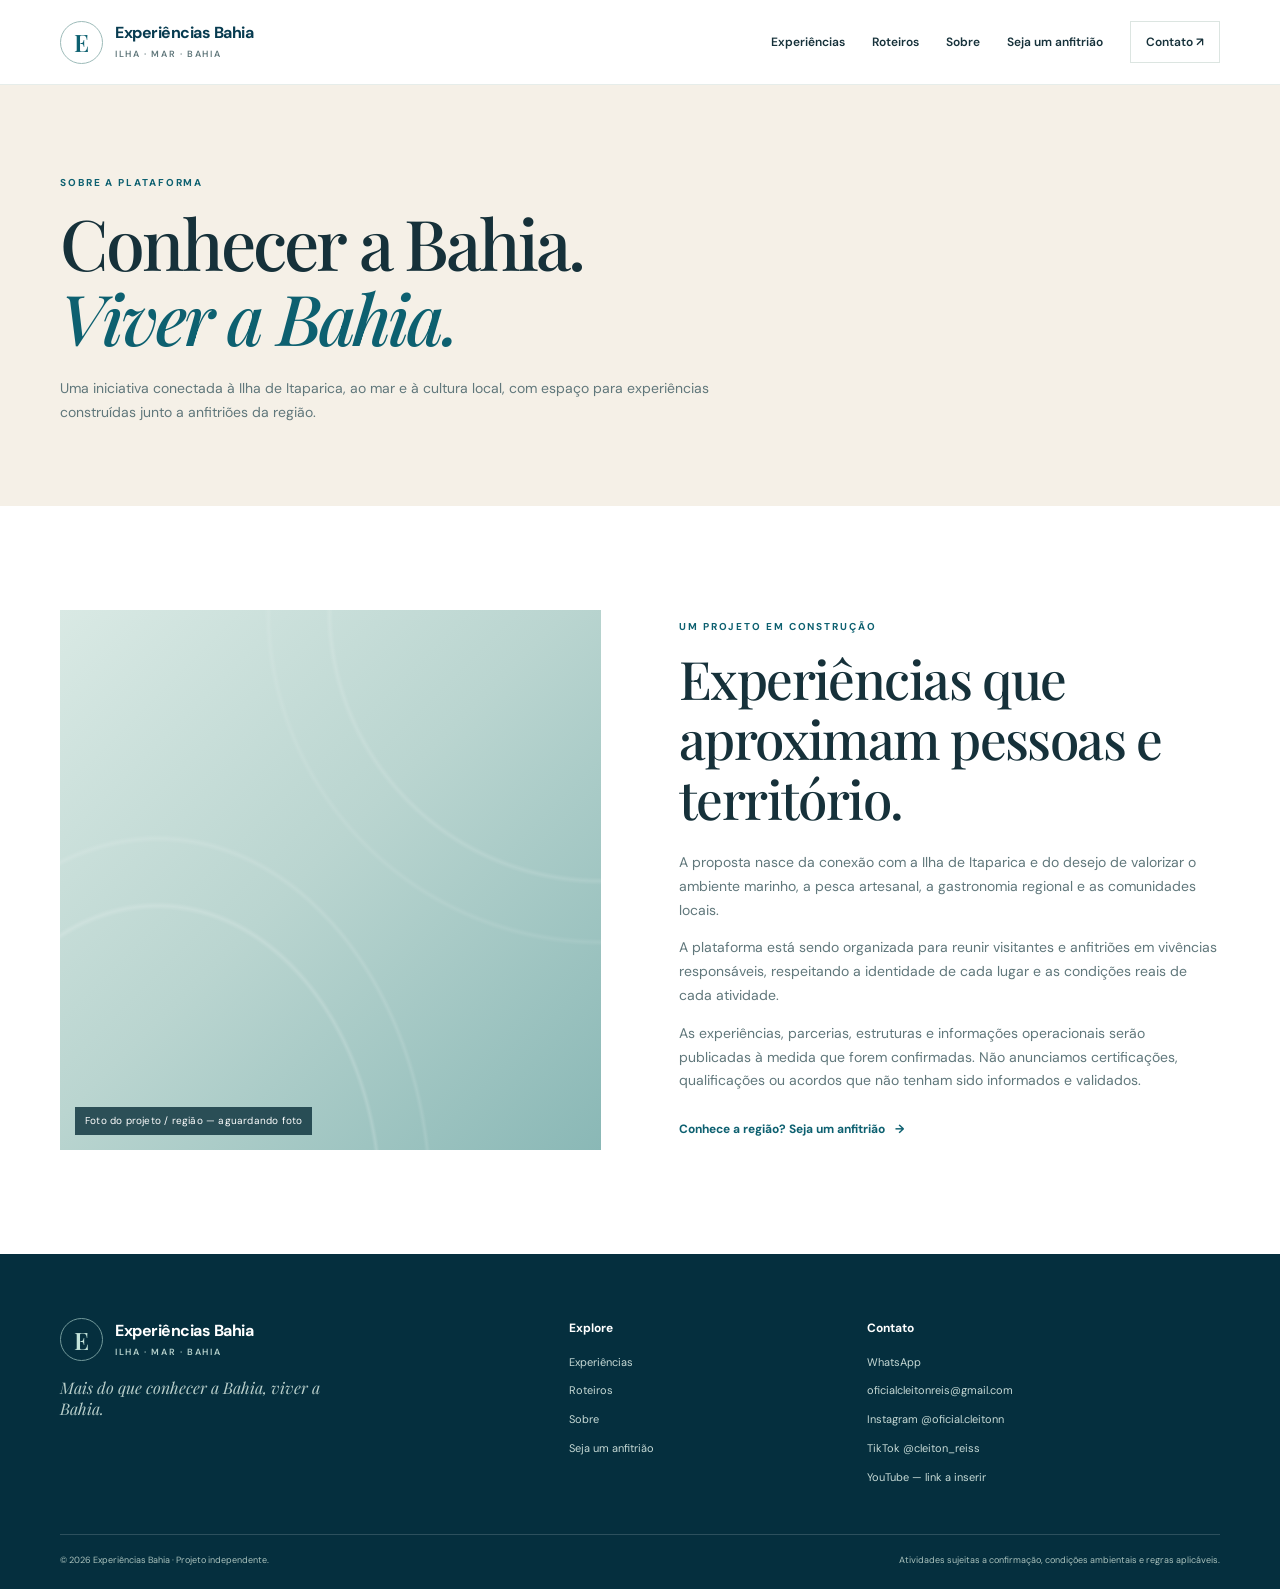
<file: sobre/index.html>
<!doctype html><html lang="pt-BR"><head><meta charset="utf-8"><meta name="viewport" content="width=device-width, initial-scale=1"><meta name="description" content="Conheça a proposta de experiências autênticas conectadas à Ilha de Itaparica e à Bahia."><title>Sobre | Experiências Bahia</title><link rel="preconnect" href="https://fonts.googleapis.com"><link rel="preconnect" href="https://fonts.gstatic.com" crossorigin><link href="https://fonts.googleapis.com/css2?family=DM+Sans:wght@400;500;600;700&family=Playfair+Display:wght@500;600;700&display=swap" rel="stylesheet"><link rel="stylesheet" href="/assets/css/styles.css"><script defer src="/assets/js/content.js"></script><script defer src="/assets/js/app.js"></script></head><body data-page="about"><a class="skip-link" href="#conteudo">Pular para o conteúdo</a><div id="site-header"></div><main id="conteudo"><section class="page-hero"><div class="container"><p class="eyebrow">SOBRE A PLATAFORMA</p><h1>Conhecer a Bahia.<br><em>Viver a Bahia.</em></h1><p>Uma iniciativa conectada à Ilha de Itaparica, ao mar e à cultura local, com espaço para experiências construídas junto a anfitriões da região.</p></div></section><section class="section"><div class="container about-grid"><div class="about-image image-placeholder" data-image="about" role="img" aria-label="Espaço reservado para foto oficial do projeto"><span class="image-note">Foto do projeto / região — aguardando foto</span></div><div class="about-copy"><p class="eyebrow">UM PROJETO EM CONSTRUÇÃO</p><h2>Experiências que aproximam pessoas e território.</h2><p>A proposta nasce da conexão com a Ilha de Itaparica e do desejo de valorizar o ambiente marinho, a pesca artesanal, a gastronomia regional e as comunidades locais.</p><p>A plataforma está sendo organizada para reunir visitantes e anfitriões em vivências responsáveis, respeitando a identidade de cada lugar e as condições reais de cada atividade.</p><p>As experiências, parcerias, estruturas e informações operacionais serão publicadas à medida que forem confirmadas. Não anunciamos certificações, qualificações ou acordos que não tenham sido informados e validados.</p><a class="text-link" href="/anfitrioes/">Conhece a região? Seja um anfitrião <span aria-hidden="true">→</span></a></div></div></section></main><div id="site-footer"></div></body></html>
</file>
<file: assets/css/styles.css>
/* Experiências Bahia — visual system, mobile-first refinements */
:root{color-scheme:light;--deep:#073b50;--deepest:#052f3e;--ocean:#0d6070;--sea:#4d9298;--sky:#c8e0dc;--foam:#eff6f3;--sand:#f5f0e7;--ink:#16313a;--muted:#60777b;--white:#fff;--line:#dce5e1;--serif:'Playfair Display',Georgia,serif;--sans:'DM Sans',Arial,sans-serif;--container:1160px;--shadow:0 18px 55px rgba(11,54,64,.1)}
*{box-sizing:border-box}html{scroll-behavior:smooth;scroll-padding-top:24px}body{margin:0;color:var(--ink);font:16px/1.7 var(--sans);background:#fff;-webkit-font-smoothing:antialiased}img{max-width:100%;display:block}a{color:inherit;text-decoration:none}button,input,textarea,select{font:inherit}button,a{-webkit-tap-highlight-color:transparent}.container{width:min(calc(100% - 56px),var(--container));margin-inline:auto}.skip-link{position:absolute;left:-9999px;top:8px;z-index:100;background:#fff;padding:12px}.skip-link:focus{left:8px;box-shadow:var(--shadow)}:focus-visible{outline:3px solid #73b5b4;outline-offset:3px}
/* Header & navigation */
.site-header{position:relative;z-index:10;background:rgba(255,255,255,.97);border-bottom:1px solid rgba(220,229,225,.7)}.nav-wrap{display:flex;align-items:center;justify-content:space-between;min-height:84px}.brand{display:flex;align-items:center;gap:12px;color:var(--deep);font-weight:700;letter-spacing:-.03em;line-height:1.15}.brand-mark{display:grid;place-items:center;width:43px;height:43px;border:1px solid #9dbbb9;border-radius:50%;font:600 24px var(--serif);color:var(--ocean)}.brand small{display:block;margin-top:5px;font:600 9px var(--sans);letter-spacing:.18em;color:var(--muted)}.main-nav{display:flex;align-items:center;gap:27px;font-size:12px;font-weight:600}.main-nav a{transition:color .2s ease}.main-nav a:hover,.main-nav a[aria-current=page]{color:var(--ocean)}.nav-contact{border:1px solid var(--line);padding:10px 15px}.menu-toggle{display:none;background:none;border:0;padding:10px;cursor:pointer}.menu-toggle span{display:block;width:24px;height:2px;background:var(--deep);margin:5px}
/* Shared typography & buttons */
.eyebrow{margin:0 0 15px;color:var(--ocean);font-size:10px;font-weight:700;letter-spacing:.19em;line-height:1.5}.eyebrow.light{color:#c7e4dc}.button{display:inline-flex;align-items:center;justify-content:center;gap:14px;min-height:50px;padding:13px 20px;border:1px solid transparent;font-size:12px;font-weight:700;transition:transform .2s ease,background .2s ease,box-shadow .2s ease}.button:hover{transform:translateY(-2px);box-shadow:0 8px 18px #052f3e1a}.button-light{background:#fff;color:var(--deep)}.button-outline-light{border-color:rgba(255,255,255,.58);color:#fff}.button-dark{background:var(--deep);color:#fff}.button-dark:hover{background:var(--ocean)}.button-full{width:100%}.text-link{display:inline-flex;gap:10px;align-items:center;margin-top:12px;color:var(--ocean);font-size:12px;font-weight:700}.text-link span,.button span{transition:transform .2s}.text-link:hover span,.button:hover span{transform:translate(2px,-2px)}
/* Photo slots are explicit placeholders until owner-provided images arrive. */
.image-placeholder{position:relative;overflow:hidden;background-color:#dbe9e5;background-image:linear-gradient(135deg,#d9e9e4,#bad5d0 47%,#8ab8b6);background-size:cover;background-position:center}.image-placeholder:before{content:'';position:absolute;inset:0;pointer-events:none;opacity:.5;background-image:radial-gradient(ellipse at 18% 110%,transparent 35%,rgba(255,255,255,.32) 35.5%,transparent 36%,transparent 43%,rgba(255,255,255,.24) 43.5%,transparent 44%),radial-gradient(ellipse at 100% 0%,transparent 35%,rgba(255,255,255,.25) 35.5%,transparent 36%,transparent 43%,rgba(255,255,255,.18) 43.5%,transparent 44%)}.image-note{position:absolute;left:15px;bottom:15px;z-index:1;max-width:calc(100% - 30px);padding:7px 10px;background:rgba(6,43,54,.78);color:#fff;font-size:10px;letter-spacing:.02em;line-height:1.4}.image-placeholder[style*="background-image"]:before{opacity:.12}.image-placeholder[style*="background-image"] .image-note:empty{display:none}
/* Home hero */
.hero{position:relative;min-height:660px;display:flex;align-items:center;overflow:hidden;background:var(--deep);color:#fff}.hero-image,.hero-shade{position:absolute;inset:0}.hero-image{background-color:#0d6070;background-image:radial-gradient(ellipse at 72% 38%,#88b7b2 0%,#3d8990 30%,#176474 59%,#073b50 100%)}.hero-shade{background:linear-gradient(90deg,rgba(3,35,48,.85),rgba(3,35,48,.55) 54%,rgba(3,35,48,.14)),linear-gradient(0deg,rgba(3,35,48,.24),transparent 40%)}.hero-content{position:relative;z-index:1;padding-block:94px}.hero h1,.page-hero h1,.detail-heading h1,.not-found h1{max-width:780px;margin:0;font:500 clamp(46px,7vw,80px)/1.07 var(--serif);letter-spacing:-.04em}.hero h1{max-width:690px}.hero-lead{max-width:565px;margin:23px 0 29px;color:#e4efed;font-size:15px;line-height:1.8}.button-row{display:flex;flex-wrap:wrap;gap:12px}.hero-footnote{margin:29px 0 0;color:#d4e5e2;font:italic 16px var(--serif)}.hero-location{position:absolute;right:max(28px,calc((100vw - var(--container))/2));bottom:26px;z-index:1;font-size:10px;color:#e1eeec;letter-spacing:.04em}.location-dot{display:inline-block;width:7px;height:7px;margin-right:8px;border-radius:50%;background:#a5d6c6;box-shadow:0 0 0 4px #a5d6c633}
/* Sections & cards */
.section{padding:104px 0}.section-sand{background:var(--sand)}.section-intro{padding-block:112px}.intro-grid,.section-heading,.routes-preview,.host-cta-inner,.about-grid,.contact-grid,.host-layout,.social-section{display:grid;grid-template-columns:1fr 1fr;gap:78px;align-items:center}.section h2,.feature-copy h2,.host-cta h2,.about-copy h2,.contact-grid h2,.host-info h2,.social-section h2{margin:0 0 22px;font:500 clamp(34px,4.2vw,53px)/1.13 var(--serif);letter-spacing:-.03em}.section h2 em,.page-hero h1 em,.not-found h1 em{color:var(--ocean);font-weight:500}.intro-copy p,.routes-copy p,.host-cta p{color:var(--muted);font-size:14px}.section-heading{align-items:end;margin-bottom:42px}.section-heading h2{margin-bottom:0}.card-grid{display:grid;grid-template-columns:repeat(3,minmax(0,1fr));gap:22px}.card-grid-large{grid-template-columns:repeat(2,minmax(0,1fr))}.experience-card{background:#fff;box-shadow:0 5px 22px rgba(10,55,64,.045);transition:transform .25s ease,box-shadow .25s ease}.experience-card:hover{transform:translateY(-5px);box-shadow:var(--shadow)}.card-image{display:block;height:245px;background-color:#b9d5d0}.card-grid-large .card-image{height:300px}.card-index{position:absolute;top:16px;right:17px;color:#fff;font:italic 20px var(--serif)}.card-body{padding:24px 23px 20px}.card-body .eyebrow{margin-bottom:9px}.card-body h3{margin:0 0 11px;font:500 24px/1.25 var(--serif)}.card-body>p:not(.eyebrow){min-height:72px;margin:0;color:var(--muted);font-size:13px;line-height:1.7}.card-meta{display:flex;align-items:center;justify-content:space-between;margin-top:18px;padding-top:14px;border-top:1px solid var(--line);color:var(--muted);font-size:10px}.card-meta a{color:var(--ocean);font-size:18px}
/* Feature & route previews */
.feature-section{display:grid;grid-template-columns:1fr 1fr;min-height:540px;background:var(--deep);color:#fff}.feature-photo{min-height:500px;background-image:linear-gradient(135deg,#9bc7bf,#4c9298 48%,#145b6c)}.feature-copy{align-self:center;max-width:570px;padding:76px 10vw 76px 7vw}.feature-copy h2{font-size:clamp(38px,4vw,54px)}.feature-copy p{color:#d5e5e1;font-size:14px}.small-note{color:var(--muted);font-size:11px;line-height:1.6}.feature-copy .small-note{color:#bfd1ce}.feature-copy .button{margin-top:12px}.routes-preview{grid-template-columns:.75fr 1.25fr}.route-mosaic{display:grid;grid-template-columns:1fr 1fr;grid-template-rows:220px 170px;gap:14px}.route-tile{display:flex;align-items:end;min-height:220px;padding:18px;color:#fff;background-image:linear-gradient(145deg,#8ebdb7,#317984 58%,#134f60)}.route-tile>div{position:relative;z-index:1}.route-tile:after{content:'';position:absolute;inset:40% 0 0;background:linear-gradient(transparent,rgba(2,34,43,.75))}.route-tile>div span{font-size:9px;letter-spacing:.16em}.route-tile h3{margin:5px 0 0;font:500 22px var(--serif)}.route-tile-small{min-height:170px}.route-tile:first-child{grid-row:span 2}.route-tile:nth-child(2){background-image:linear-gradient(145deg,#c8d6c4,#669a95 45%,#236579)}.route-tile:nth-child(3){background-image:linear-gradient(145deg,#d4c6a9,#739c9b 50%,#245f6b)}.host-cta{padding:78px 0;background:var(--ocean);color:#fff}.host-cta-inner{gap:70px}.host-cta h2{margin-bottom:0}.host-cta p{color:#d7e8e4}.host-cta .button{margin-top:10px}
/* Interior pages */
.page-hero{padding:90px 0 82px;background:var(--sand)}.page-hero h1{font-size:clamp(44px,6.2vw,70px)}.page-hero p:not(.eyebrow){max-width:650px;margin:22px 0 0;color:var(--muted);font-size:14px}.notice{margin-top:38px;padding:20px 24px;border-left:3px solid var(--ocean);background:#eff5f2;color:#50666b;font-size:13px}.route-list{display:grid;gap:34px}.route-row{display:grid;grid-template-columns:.9fr 1.1fr;background:#fff;box-shadow:0 6px 24px rgba(10,55,64,.045)}.route-row-image{min-height:340px}.route-number{position:absolute;top:20px;left:22px;color:#fff;font:italic 32px var(--serif)}.route-row-copy{padding:36px 40px}.route-row-copy h2{font-size:34px}.route-row-copy>p:not(.eyebrow){color:var(--muted);font-size:13px}.place-list{display:flex;flex-wrap:wrap;gap:9px;margin:20px 0;padding:0;list-style:none}.place-list li{padding:7px 10px;background:var(--sand);font-size:10px}.availability-label{display:inline-block;color:var(--ocean);font-size:10px;font-weight:700;letter-spacing:.04em}.host-layout{align-items:start;gap:70px}.host-info{position:sticky;top:30px}.host-info>p:not(.eyebrow){color:var(--muted);font-size:14px}.check-list{padding:0;list-style:none;color:var(--ink);font-size:13px}.check-list li{padding:11px 0;border-bottom:1px solid var(--line)}.check-list li:before{content:'✓';margin-right:12px;color:var(--ocean)}.form-card{padding:32px;background:#f8f9f6;border:1px solid var(--line);box-shadow:0 8px 30px rgba(10,55,64,.04)}.form-card h2{margin:0 0 7px;font:500 30px var(--serif)}.form-intro{margin:0 0 23px;color:var(--muted);font-size:12px}.form-card label{display:block;margin:0 0 15px;font-size:11px;font-weight:700}.form-card input,.form-card textarea,.form-card select{display:block;width:100%;margin-top:6px;padding:12px;border:1px solid #cbd8d4;border-radius:0;background:#fff;color:var(--ink);font-size:13px}.form-card input:focus,.form-card textarea:focus,.form-card select:focus{outline:2px solid var(--blue);outline-offset:1px}.consent{display:flex!important;gap:9px;align-items:flex-start;font-weight:400!important}.consent input{width:auto;margin:2px 0}.form-status{min-height:20px;color:var(--ocean);font-size:11px}.about-grid{grid-template-columns:1fr 1fr}.about-image{height:540px}.about-copy p:not(.eyebrow){color:var(--muted);font-size:14px}.contact-grid{align-items:start}.contact-grid>div:first-child>p:not(.eyebrow){max-width:450px;color:var(--muted);font-size:14px}.contact-details{margin-top:30px;color:var(--muted);font-size:13px}.contact-details strong{color:var(--ink)}.social-section{grid-template-columns:.75fr 1.25fr}.social-links{display:grid;grid-template-columns:1fr 1fr;gap:12px}.social-links>a,.social-links>div{display:flex;flex-direction:column;gap:8px;padding:18px;background:#fff;transition:transform .2s,box-shadow .2s}.social-links>a:hover{transform:translateY(-3px);box-shadow:var(--shadow)}.social-links span{color:var(--muted);font-size:10px}.social-links strong{font-size:13px}
/* Experience detail */
.detail-cover{height:390px;background-color:#b9d5d0}.detail-heading{position:relative;margin-top:-72px;padding:36px;background:#fff;box-shadow:0 8px 30px rgba(10,55,64,.06)}.detail-heading h1{font-size:48px}.detail-heading>p:not(.eyebrow){max-width:760px;color:var(--muted)}.detail-layout{display:grid;grid-template-columns:1.35fr .65fr;gap:64px;align-items:start}.detail-main>p:not(.eyebrow){color:var(--muted);font-size:14px}.detail-main h2{font-size:38px}.detail-main h3{margin:30px 0 8px;font:500 24px var(--serif)}.step-list{padding-left:22px;color:var(--muted);font-size:13px}.step-list li{padding:5px 0}.gallery-placeholder{height:240px;margin-top:28px}.booking-card{position:sticky;top:20px;padding:27px;background:var(--sand)}.booking-card h2{margin:0 0 18px;font:500 31px var(--serif)}.booking-card dl{margin:0 0 22px}.booking-card dl div{display:grid;grid-template-columns:100px 1fr;gap:10px;padding:12px 0;border-bottom:1px solid #ded8ce}.booking-card dt{font-size:10px;font-weight:700}.booking-card dd{margin:0;color:var(--muted);font-size:11px}.faq-list{max-width:760px;margin-top:26px}.faq-list details{padding:18px 0;border-bottom:1px solid var(--line)}.faq-list summary{cursor:pointer;font-weight:700;font-size:13px}.faq-list details p{color:var(--muted);font-size:13px}
/* Footer */
.site-footer{padding:64px 0 20px;background:var(--deepest);color:#edf4f1}.footer-top{display:grid;grid-template-columns:1.3fr .7fr 1fr;gap:50px;padding-bottom:48px}.brand-footer{color:#fff}.brand-footer .brand-mark{border-color:#72999a;color:#c3e3da}.brand-footer small{color:#b4cfca}.footer-top>div:first-child>p{max-width:260px;color:#b8ceca;font:italic 16px var(--serif)}.footer-links{display:flex;flex-direction:column;gap:10px;font-size:11px;color:#c6d9d5}.footer-links a:hover{color:#fff}.footer-links strong{margin-bottom:4px;color:#fff;font-size:12px}.footer-bottom{display:flex;justify-content:space-between;gap:20px;padding-top:18px;border-top:1px solid rgba(255,255,255,.16);color:#aac2bd;font-size:9px}.not-found{max-width:700px;margin:15vh auto;padding:24px}.not-found h1{margin-bottom:30px}.not-found .eyebrow{color:var(--ocean)}
@media(max-width:900px){.main-nav{gap:17px;font-size:11px}.intro-grid,.routes-preview,.host-cta-inner,.about-grid,.contact-grid,.host-layout,.social-section{gap:38px}.feature-copy{padding:60px 7vw}.detail-layout{gap:32px}.footer-top{gap:28px}}
@media(max-width:680px){.container{width:min(calc(100% - 36px),var(--container))}.nav-wrap{min-height:72px}.menu-toggle{display:block}.main-nav{position:absolute;top:72px;left:0;right:0;display:none;align-items:stretch;gap:0;padding:10px 18px 20px;background:#fff;border-top:1px solid var(--line);box-shadow:0 12px 18px #092f3a12}.main-nav.is-open{display:flex;flex-direction:column}.main-nav a{padding:13px 5px;border-bottom:1px solid var(--line);font-size:13px}.nav-contact{border:0;padding-inline:5px!important}.hero{min-height:670px}.hero-content{padding-block:75px}.hero h1{font-size:52px}.hero-lead{font-size:14px}.hero-location{right:18px;font-size:9px}.section{padding:72px 0}.section-intro{padding-block:74px}.intro-grid,.section-heading,.routes-preview,.host-cta-inner,.about-grid,.contact-grid,.host-layout,.social-section{grid-template-columns:1fr;gap:24px}.section-heading{align-items:start}.section-heading>.text-link{margin-top:0}.card-grid,.card-grid-large{grid-template-columns:1fr}.card-image,.card-grid-large .card-image{height:250px}.card-body>p:not(.eyebrow){min-height:0}.feature-section{grid-template-columns:1fr}.feature-photo{min-height:300px}.feature-copy{padding:50px 24px 60px}.route-mosaic{grid-template-rows:190px 145px}.route-tile{min-height:190px}.route-tile-small{min-height:145px}.route-tile h3{font-size:18px}.host-cta{padding:58px 0}.host-cta-inner{gap:5px}.page-hero{padding:68px 0 60px}.page-hero h1{font-size:48px}.route-row{grid-template-columns:1fr}.route-row-image{min-height:240px}.route-row-copy{padding:27px 22px}.route-row-copy h2{font-size:30px}.host-info{position:static}.form-card{padding:23px 18px}.about-image{height:330px}.social-links{grid-template-columns:1fr 1fr}.detail-cover{height:280px}.detail-heading{margin-top:-38px;padding:26px 20px}.detail-heading h1{font-size:38px}.detail-layout{grid-template-columns:1fr}.booking-card{position:static;order:-1}.gallery-placeholder{height:190px}.footer-top{grid-template-columns:1fr 1fr;gap:30px}.footer-top>div:first-child{grid-column:span 2}.footer-bottom{flex-direction:column;gap:8px}.section h2,.feature-copy h2,.host-cta h2{font-size:38px}.button-row .button{flex:1 1 100%}}
@media(prefers-reduced-motion:reduce){html{scroll-behavior:auto}*,*::before,*::after{transition:none!important;animation:none!important}}
</file>
